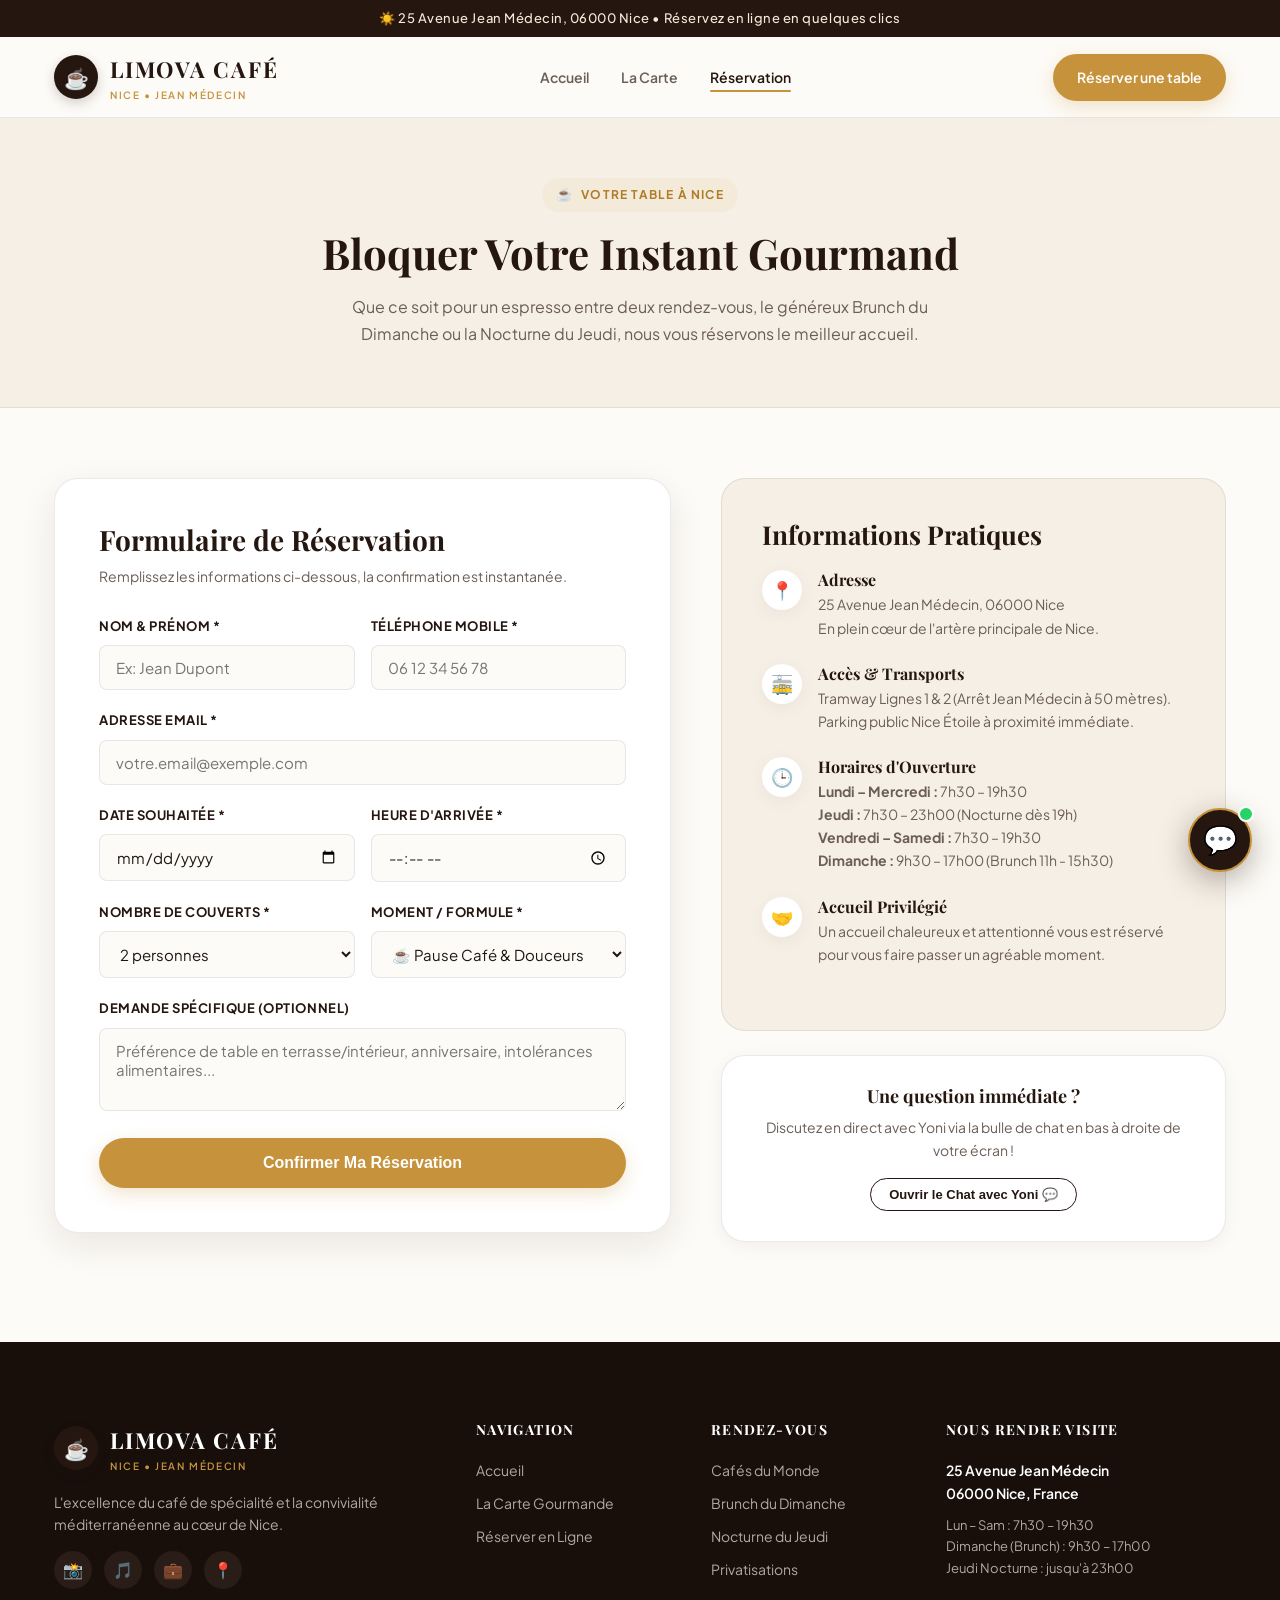
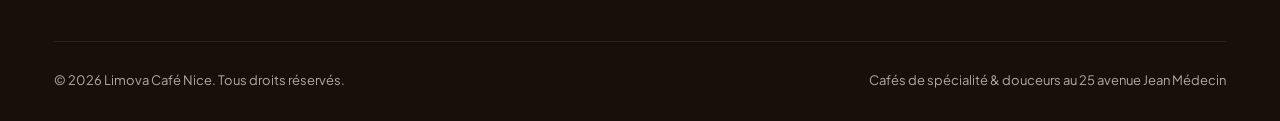
<file: reservation.html>
<!DOCTYPE html>
<html lang="fr">
<head>
  <meta charset="UTF-8">
  <meta name="viewport" content="width=device-width, initial-scale=1.0">
  <title>Réserver une Table | Limova Café Nice (25 Avenue Jean Médecin)</title>
  <meta name="description" content="Réservez votre table chez Limova Café à Nice. Dégustation de café, grand brunch du dimanche ou soirée nocturne du jeudi. Accueil privilégié et ambiance chaleureuse.">
  <link rel="preconnect" href="https://fonts.googleapis.com">
  <link rel="preconnect" href="https://fonts.gstatic.com" crossorigin>
  <link href="https://fonts.googleapis.com/css2?family=Playfair+Display:ital,wght@0,500;0,600;0,700;1,400;1,600&family=Plus+Jakarta+Sans:wght@300;400;500;600;700&display=swap" rel="stylesheet">
  <link rel="stylesheet" href="styles.css">
</head>
<body>

  <!-- Top Notice -->
  <div class="top-notice">
    ☀️ 25 Avenue Jean Médecin, 06000 Nice • Réservez en ligne en quelques clics
  </div>

  <!-- Header -->
  <header>
    <div class="container nav-wrapper">
      <a href="index.html" class="brand-logo">
        <div class="logo-symbol">☕</div>
        <div class="logo-text">
          LIMOVA CAFÉ
          <span>Nice • Jean Médecin</span>
        </div>
      </a>

      <button class="mobile-toggle" id="mobileToggle" aria-label="Menu Mobile">☰</button>

      <nav id="navMenu">
        <ul>
          <li><a href="index.html">Accueil</a></li>
          <li><a href="menu.html">La Carte</a></li>
          <li><a href="reservation.html" class="active">Réservation</a></li>
        </ul>
      </nav>

      <div>
        <a href="reservation.html" class="btn btn-gold">Réserver une table</a>
      </div>
    </div>
  </header>

  <!-- Page Header -->
  <section style="background: var(--bg-secondary); padding: 60px 0; border-bottom: 1px solid var(--border); text-align: center;">
    <div class="container">
      <span class="section-tag">Votre Table à Nice</span>
      <h1 class="section-title">Bloquer Votre Instant Gourmand</h1>
      <p class="section-desc" style="margin: 0 auto;">Que ce soit pour un espresso entre deux rendez-vous, le généreux Brunch du Dimanche ou la Nocturne du Jeudi, nous vous réservons le meilleur accueil.</p>
    </div>
  </section>

  <!-- Reservation Section -->
  <section class="reservation-section">
    <div class="container reservation-grid">
      
      <!-- Form Column -->
      <div class="form-card">
        <h2 style="font-size: 28px; margin-bottom: 8px;">Formulaire de Réservation</h2>
        <p style="color: var(--text-muted); font-size: 14px; margin-bottom: 28px;">Remplissez les informations ci-dessous, la confirmation est instantanée.</p>

        <form id="reservationForm">
          <div class="form-row">
            <div class="form-group">
              <label for="resName">Nom & Prénom *</label>
              <input type="text" id="resName" placeholder="Ex: Jean Dupont" required>
            </div>
            <div class="form-group">
              <label for="resPhone">Téléphone Mobile *</label>
              <input type="tel" id="resPhone" placeholder="06 12 34 56 78" required>
            </div>
          </div>

          <div class="form-group">
            <label for="resEmail">Adresse Email *</label>
            <input type="email" id="resEmail" placeholder="votre.email@exemple.com" required>
          </div>

          <div class="form-row">
            <div class="form-group">
              <label for="resDate">Date Souhaitée *</label>
              <input type="date" id="resDate" required>
            </div>
            <div class="form-group">
              <label for="resTime">Heure d'arrivée *</label>
              <input type="time" id="resTime" required>
            </div>
          </div>

          <div class="form-row">
            <div class="form-group">
              <label for="resGuests">Nombre de Couverts *</label>
              <select id="resGuests" required>
                <option value="1">1 personne (Comptoir ou table solo)</option>
                <option value="2" selected>2 personnes</option>
                <option value="3">3 personnes</option>
                <option value="4">4 personnes</option>
                <option value="5">5 personnes</option>
                <option value="6">6 personnes</option>
                <option value="7">7 personnes et plus (Groupe)</option>
              </select>
            </div>
            <div class="form-group">
              <label for="resType">Moment / Formule *</label>
              <select id="resType" required>
                <option value="cafe" selected>☕ Pause Café & Douceurs</option>
                <option value="brunch">🥞 Grand Brunch du Dimanche (29 €)</option>
                <option value="nocturne">✨ Nocturne & Dégustations du Jeudi (24 €)</option>
                <option value="pro">💼 Rendez-vous Professionnel / Coworking</option>
              </select>
            </div>
          </div>

          <div class="form-group">
            <label for="resNotes">Demande Spécifique (Optionnel)</label>
            <textarea id="resNotes" rows="3" placeholder="Préférence de table en terrasse/intérieur, anniversaire, intolérances alimentaires..."></textarea>
          </div>

          <button type="submit" class="btn btn-gold" style="width: 100%; font-size: 16px; padding: 16px;">
            Confirmer Ma Réservation
          </button>
        </form>

        <div id="reservationFeedback" style="display: none; margin-top: 24px;"></div>
      </div>

      <!-- Info Column -->
      <div>
        <div class="info-box">
          <h3>Informations Pratiques</h3>

          <div class="info-item">
            <div class="icon">📍</div>
            <div>
              <h4>Adresse</h4>
              <p>25 Avenue Jean Médecin, 06000 Nice<br>En plein cœur de l'artère principale de Nice.</p>
            </div>
          </div>

          <div class="info-item">
            <div class="icon">🚋</div>
            <div>
              <h4>Accès & Transports</h4>
              <p>Tramway Lignes 1 & 2 (Arrêt Jean Médecin à 50 mètres). Parking public Nice Étoile à proximité immédiate.</p>
            </div>
          </div>

          <div class="info-item">
            <div class="icon">🕒</div>
            <div>
              <h4>Horaires d'Ouverture</h4>
              <p>
                <strong>Lundi – Mercredi :</strong> 7h30 – 19h30<br>
                <strong>Jeudi :</strong> 7h30 – 23h00 (Nocturne dès 19h)<br>
                <strong>Vendredi – Samedi :</strong> 7h30 – 19h30<br>
                <strong>Dimanche :</strong> 9h30 – 17h00 (Brunch 11h - 15h30)
              </p>
            </div>
          </div>

          <div class="info-item">
            <div class="icon">🤝</div>
            <div>
              <h4>Accueil Privilégié</h4>
              <p>Un accueil chaleureux et attentionné vous est réservé pour vous faire passer un agréable moment.</p>
            </div>
          </div>
        </div>

        <div style="background: #FFFFFF; border-radius: var(--radius-lg); padding: 30px; border: 1px solid var(--border); box-shadow: var(--shadow-sm); margin-top: 24px; text-align: center;">
          <h4 style="font-size: 18px; margin-bottom: 8px;">Une question immédiate ?</h4>
          <p style="font-size: 14px; color: var(--text-muted); margin-bottom: 16px;">Discutez en direct avec Yoni via la bulle de chat en bas à droite de votre écran !</p>
          <button onclick="document.getElementById('chatBtn').click()" class="btn btn-outline" style="font-size: 13px; padding: 8px 18px;">
            Ouvrir le Chat avec Yoni 💬
          </button>
        </div>
      </div>

    </div>
  </section>

  <!-- Chatbot Yoni Widget -->
  <div class="chatbot-widget">
    <button class="chatbot-btn" id="chatBtn" title="Discuter avec Yoni">
      💬
      <span class="chatbot-badge"></span>
    </button>

    <div class="chat-panel" id="chatPanel">
      <div class="chat-header">
        <div class="chat-user-info">
          <div class="chat-avatar">Y</div>
          <div class="chat-user-details">
            <h4>Yoni • Limova Café</h4>
            <span class="chat-status">En ligne à Nice</span>
          </div>
        </div>
        <button class="chat-close-btn" id="chatClose">✕</button>
      </div>

      <div class="chat-messages" id="chatMessages">
        <div class="msg msg-bot">
          Bonjour ! Besoin d'un conseil pour votre réservation au 25 avenue Jean Médecin ?
          <div class="quick-actions">
            <button class="quick-btn" onclick="handleQuickAction('brunch')">🥞 Réserver pour le Brunch du dimanche</button>
            <button class="quick-btn" onclick="handleQuickAction('nocturne')">✨ Réserver pour le Jeudi Nocturne</button>
            <button class="quick-btn" onclick="handleQuickAction('horaires')">📍 Horaires & Accès Tram</button>
            <button class="quick-btn" onclick="handleQuickAction('carte')">📖 Voir la carte des cafés</button>
          </div>
        </div>
      </div>

      <div class="chat-input-area">
        <input type="text" class="chat-input" id="chatInput" placeholder="Posez une question à Yoni...">
        <button class="chat-send-btn" id="chatSend">➤</button>
      </div>
    </div>
  </div>

  <!-- Footer -->
  <footer>
    <div class="container">
      <div class="footer-grid">
        <div class="footer-brand">
          <div class="brand-logo">
            <div class="logo-symbol">☕</div>
            <div class="logo-text">
              LIMOVA CAFÉ
              <span>Nice • Jean Médecin</span>
            </div>
          </div>
          <p>L'excellence du café de spécialité et la convivialité méditerranéenne au cœur de Nice.</p>
          <div class="social-links">
            <a href="https://instagram.com" target="_blank" class="social-link" title="Instagram">📸</a>
            <a href="https://tiktok.com" target="_blank" class="social-link" title="TikTok">🎵</a>
            <a href="https://linkedin.com" target="_blank" class="social-link" title="LinkedIn">💼</a>
            <a href="https://maps.google.com" target="_blank" class="social-link" title="Google Maps">📍</a>
          </div>
        </div>

        <div class="footer-col">
          <h4>Navigation</h4>
          <ul>
            <li><a href="index.html">Accueil</a></li>
            <li><a href="menu.html">La Carte Gourmande</a></li>
            <li><a href="reservation.html">Réserver en Ligne</a></li>
          </ul>
        </div>

        <div class="footer-col">
          <h4>Rendez-vous</h4>
          <ul>
            <li><a href="menu.html">Cafés du Monde</a></li>
            <li><a href="reservation.html">Brunch du Dimanche</a></li>
            <li><a href="reservation.html">Nocturne du Jeudi</a></li>
            <li><a href="reservation.html">Privatisations</a></li>
          </ul>
        </div>

        <div class="footer-col">
          <h4>Nous Rendre Visite</h4>
          <p style="color: #FFFFFF; font-weight: 600; margin-bottom: 6px;">25 Avenue Jean Médecin<br>06000 Nice, France</p>
          <p style="font-size: 13px; margin-top: 10px;">
            Lun – Sam : 7h30 – 19h30<br>
            Dimanche (Brunch) : 9h30 – 17h00<br>
            Jeudi Nocturne : jusqu'à 23h00
          </p>
        </div>
      </div>

      <div class="footer-bottom">
        <div>© 2026 Limova Café Nice. Tous droits réservés.</div>
        <div>Cafés de spécialité & douceurs au 25 avenue Jean Médecin</div>
      </div>
    </div>
  </footer>

  <script src="app.js"></script>
</body>
</html>
</file>
<file: styles.css>
/* ==========================================================================
   LIMOVA CAFÉ NICE — STYLESHEET
   25 Avenue Jean Médecin, 06000 Nice
   ========================================================================== */

:root {
  --bg-primary: #FDFBF7;
  --bg-secondary: #F6EFE6;
  --espresso: #251610;
  --espresso-light: #3E271E;
  --gold: #C6923B;
  --gold-hover: #AF7D2A;
  --gold-soft: #F4EADA;
  --cream: #FAF6F0;
  --text-dark: #1E1613;
  --text-muted: #6B5E57;
  --border: rgba(37, 22, 16, 0.09);
  --border-light: rgba(255, 255, 255, 0.15);
  --shadow-sm: 0 4px 18px rgba(37, 22, 16, 0.05);
  --shadow-md: 0 12px 36px rgba(37, 22, 16, 0.09);
  --shadow-lg: 0 24px 60px rgba(37, 22, 16, 0.14);
  --font-serif: 'Playfair Display', Georgia, serif;
  --font-sans: 'Plus Jakarta Sans', -apple-system, BlinkMacSystemFont, sans-serif;
  --radius-sm: 8px;
  --radius-md: 16px;
  --radius-lg: 24px;
  --transition: all 0.25s ease;
}

* {
  margin: 0;
  padding: 0;
  box-sizing: border-box;
}

html {
  scroll-behavior: smooth;
}

body {
  background-color: var(--bg-primary);
  color: var(--text-dark);
  font-family: var(--font-sans);
  line-height: 1.65;
  -webkit-font-smoothing: antialiased;
  overflow-x: hidden;
}

img {
  max-width: 100%;
  height: auto;
  display: block;
}

a {
  color: inherit;
  text-decoration: none;
  transition: var(--transition);
}

.container {
  max-width: 1220px;
  margin: 0 auto;
  padding: 0 24px;
}

h1, h2, h3, h4 {
  font-family: var(--font-serif);
  color: var(--espresso);
  line-height: 1.2;
}

.section-tag {
  display: inline-flex;
  align-items: center;
  gap: 8px;
  padding: 6px 14px;
  background-color: var(--gold-soft);
  color: var(--gold-hover);
  border-radius: 999px;
  font-size: 12px;
  font-weight: 700;
  letter-spacing: 0.1em;
  text-transform: uppercase;
  margin-bottom: 16px;
}

.section-tag::before {
  content: '☕';
  font-size: 13px;
}

.section-title {
  font-size: 42px;
  margin-bottom: 16px;
}

.section-desc {
  font-size: 16px;
  color: var(--text-muted);
  max-width: 620px;
}

/* Header & Navigation */
.top-notice {
  background: var(--espresso);
  color: var(--gold-soft);
  font-size: 13px;
  text-align: center;
  padding: 8px 16px;
  font-weight: 500;
  letter-spacing: 0.04em;
}

header {
  position: sticky;
  top: 0;
  background: rgba(253, 251, 247, 0.94);
  backdrop-filter: blur(12px);
  border-bottom: 1px solid var(--border);
  z-index: 1000;
}

.nav-wrapper {
  display: flex;
  align-items: center;
  justify-content: space-between;
  height: 80px;
}

.brand-logo {
  display: flex;
  align-items: center;
  gap: 12px;
}

.brand-logo .logo-symbol {
  width: 44px;
  height: 44px;
  background: var(--espresso);
  color: var(--gold);
  border-radius: 50%;
  display: flex;
  align-items: center;
  justify-content: center;
  font-size: 20px;
  box-shadow: 0 4px 12px rgba(37, 22, 16, 0.2);
}

.brand-logo .logo-text {
  font-family: var(--font-serif);
  font-size: 22px;
  font-weight: 700;
  letter-spacing: 0.08em;
  color: var(--espresso);
}

.brand-logo .logo-text span {
  display: block;
  font-family: var(--font-sans);
  font-size: 10px;
  letter-spacing: 0.16em;
  color: var(--gold);
  text-transform: uppercase;
  font-weight: 600;
}

nav ul {
  display: flex;
  list-style: none;
  gap: 32px;
  align-items: center;
}

nav a {
  font-size: 14px;
  font-weight: 600;
  color: var(--text-muted);
  position: relative;
  padding: 6px 0;
}

nav a:hover, nav a.active {
  color: var(--espresso);
}

nav a.active::after {
  content: '';
  position: absolute;
  bottom: 0;
  left: 0;
  width: 100%;
  height: 2px;
  background-color: var(--gold);
  border-radius: 2px;
}

.btn {
  display: inline-flex;
  align-items: center;
  justify-content: center;
  gap: 8px;
  font-size: 14px;
  font-weight: 600;
  padding: 12px 24px;
  border-radius: 999px;
  cursor: pointer;
  border: none;
  transition: var(--transition);
}

.btn-primary {
  background-color: var(--espresso);
  color: #FFFFFF;
  box-shadow: 0 6px 18px rgba(37, 22, 16, 0.2);
}

.btn-primary:hover {
  background-color: var(--espresso-light);
  transform: translateY(-2px);
  color: #FFFFFF;
}

.btn-gold {
  background-color: var(--gold);
  color: #FFFFFF;
  box-shadow: 0 6px 18px rgba(198, 146, 59, 0.25);
}

.btn-gold:hover {
  background-color: var(--gold-hover);
  transform: translateY(-2px);
  color: #FFFFFF;
}

.btn-outline {
  border: 1.5px solid var(--espresso);
  color: var(--espresso);
  background: transparent;
}

.btn-outline:hover {
  background: var(--espresso);
  color: #FFFFFF;
}

.mobile-toggle {
  display: none;
  background: none;
  border: none;
  font-size: 24px;
  cursor: pointer;
  color: var(--espresso);
}

/* Hero Section */
.hero {
  padding: 70px 0 90px;
  position: relative;
}

.hero-grid {
  display: grid;
  grid-template-columns: 1.15fr 0.85fr;
  gap: 50px;
  align-items: center;
}

.hero h1 {
  font-size: 56px;
  font-weight: 700;
  color: var(--espresso);
  margin-bottom: 24px;
  letter-spacing: -0.01em;
}

.hero h1 em {
  font-style: italic;
  color: var(--gold);
}

.hero p {
  font-size: 18px;
  color: var(--text-muted);
  margin-bottom: 32px;
  max-width: 520px;
}

.hero-actions {
  display: flex;
  gap: 16px;
  margin-bottom: 40px;
  flex-wrap: wrap;
}

.hero-highlights {
  display: grid;
  grid-template-columns: repeat(3, 1fr);
  gap: 20px;
  border-top: 1px solid var(--border);
  padding-top: 28px;
}

.hl-item strong {
  display: block;
  font-family: var(--font-serif);
  font-size: 24px;
  color: var(--espresso);
}

.hl-item span {
  font-size: 13px;
  color: var(--text-muted);
}

.hero-visual {
  position: relative;
}

.hero-img-box {
  border-radius: var(--radius-lg);
  overflow: hidden;
  box-shadow: var(--shadow-lg);
  position: relative;
}

.hero-img-box img {
  width: 100%;
  height: 520px;
  object-fit: cover;
  transition: transform 0.8s ease;
}

.hero-img-box:hover img {
  transform: scale(1.03);
}

.hero-floating-card {
  position: absolute;
  bottom: -20px;
  left: -20px;
  background: rgba(255, 255, 255, 0.95);
  backdrop-filter: blur(10px);
  padding: 18px 24px;
  border-radius: var(--radius-md);
  border: 1px solid var(--border);
  box-shadow: var(--shadow-md);
  max-width: 280px;
}

.hero-floating-card span {
  font-size: 11px;
  text-transform: uppercase;
  color: var(--gold);
  font-weight: 700;
  display: block;
  margin-bottom: 4px;
}

.hero-floating-card strong {
  font-size: 14px;
  color: var(--espresso);
  display: block;
  line-height: 1.4;
}

/* Feature Grid */
.features-section {
  padding: 80px 0;
  background: var(--bg-secondary);
  border-top: 1px solid var(--border);
  border-bottom: 1px solid var(--border);
}

.features-grid {
  display: grid;
  grid-template-columns: repeat(3, 1fr);
  gap: 32px;
}

.feature-card {
  background: #FFFFFF;
  border-radius: var(--radius-md);
  padding: 36px 30px;
  border: 1px solid var(--border);
  box-shadow: var(--shadow-sm);
  transition: var(--transition);
}

.feature-card:hover {
  transform: translateY(-5px);
  box-shadow: var(--shadow-md);
}

.feature-icon {
  width: 52px;
  height: 52px;
  border-radius: 14px;
  background: var(--gold-soft);
  color: var(--espresso);
  display: flex;
  align-items: center;
  justify-content: center;
  font-size: 24px;
  margin-bottom: 20px;
}

.feature-card h3 {
  font-size: 22px;
  margin-bottom: 12px;
}

.feature-card p {
  font-size: 15px;
  color: var(--text-muted);
}

/* Events Highlights */
.events-section {
  padding: 100px 0;
}

.events-grid {
  display: grid;
  grid-template-columns: 1fr 1fr;
  gap: 36px;
  margin-top: 50px;
}

.event-card {
  background: #FFFFFF;
  border-radius: var(--radius-lg);
  overflow: hidden;
  border: 1px solid var(--border);
  box-shadow: var(--shadow-sm);
  display: flex;
  flex-direction: column;
}

.event-img {
  height: 260px;
  position: relative;
  overflow: hidden;
}

.event-img img {
  width: 100%;
  height: 100%;
  object-fit: cover;
}

.event-tag {
  position: absolute;
  top: 18px;
  left: 18px;
  background: rgba(37, 22, 16, 0.85);
  color: #FFFFFF;
  padding: 6px 14px;
  border-radius: 999px;
  font-size: 12px;
  font-weight: 700;
  letter-spacing: 0.05em;
  text-transform: uppercase;
}

.event-content {
  padding: 36px;
  flex: 1;
  display: flex;
  flex-direction: column;
}

.event-content h3 {
  font-size: 28px;
  margin-bottom: 12px;
}

.event-content p {
  color: var(--text-muted);
  font-size: 15px;
  margin-bottom: 24px;
  flex: 1;
}

.event-meta {
  display: flex;
  justify-content: space-between;
  align-items: center;
  border-top: 1px solid var(--border);
  padding-top: 20px;
  margin-bottom: 24px;
  font-size: 14px;
  color: var(--espresso);
  font-weight: 600;
}

/* Menu Page Styles */
.menu-section {
  padding: 70px 0 100px;
}

.menu-category-title {
  display: flex;
  align-items: baseline;
  justify-content: space-between;
  margin-bottom: 32px;
  border-bottom: 2px solid var(--espresso);
  padding-bottom: 12px;
}

.menu-category-title h2 {
  font-size: 32px;
}

.menu-category-title span {
  font-size: 14px;
  color: var(--text-muted);
  font-weight: 500;
}

.items-grid {
  display: grid;
  grid-template-columns: repeat(2, 1fr);
  gap: 28px;
  margin-bottom: 60px;
}

.menu-card {
  background: #FFFFFF;
  border: 1px solid var(--border);
  border-radius: var(--radius-md);
  padding: 24px;
  box-shadow: var(--shadow-sm);
  display: flex;
  gap: 20px;
  transition: var(--transition);
}

.menu-card:hover {
  transform: translateY(-3px);
  box-shadow: var(--shadow-md);
}

.menu-card-img {
  width: 110px;
  height: 110px;
  border-radius: var(--radius-sm);
  overflow: hidden;
  flex-shrink: 0;
}

.menu-card-img img {
  width: 100%;
  height: 100%;
  object-fit: cover;
}

.menu-card-details {
  flex: 1;
}

.menu-card-header {
  display: flex;
  justify-content: space-between;
  align-items: baseline;
  margin-bottom: 6px;
}

.menu-card-header h3 {
  font-size: 20px;
}

.menu-price {
  font-family: var(--font-serif);
  font-size: 20px;
  color: var(--gold-hover);
  font-weight: 700;
}

.menu-card p {
  font-size: 14px;
  color: var(--text-muted);
  margin-bottom: 10px;
  line-height: 1.45;
}

.menu-badges {
  display: flex;
  gap: 8px;
  flex-wrap: wrap;
}

.badge-pill {
  font-size: 11px;
  font-weight: 600;
  padding: 2px 8px;
  border-radius: 999px;
  background: var(--bg-secondary);
  color: var(--espresso);
}

/* Reservation Page */
.reservation-section {
  padding: 70px 0 100px;
}

.reservation-grid {
  display: grid;
  grid-template-columns: 1.1fr 0.9fr;
  gap: 50px;
  align-items: start;
}

.form-card {
  background: #FFFFFF;
  border-radius: var(--radius-lg);
  padding: 44px;
  border: 1px solid var(--border);
  box-shadow: var(--shadow-md);
}

.form-group {
  margin-bottom: 20px;
}

.form-row {
  display: grid;
  grid-template-columns: 1fr 1fr;
  gap: 16px;
}

label {
  display: block;
  font-size: 13px;
  font-weight: 700;
  color: var(--espresso);
  margin-bottom: 8px;
  text-transform: uppercase;
  letter-spacing: 0.04em;
}

input, select, textarea {
  width: 100%;
  padding: 12px 16px;
  border: 1.5px solid var(--border);
  border-radius: var(--radius-sm);
  font-family: var(--font-sans);
  font-size: 15px;
  color: var(--text-dark);
  background-color: var(--bg-primary);
  outline: none;
  transition: var(--transition);
}

input:focus, select:focus, textarea:focus {
  border-color: var(--gold);
  background-color: #FFFFFF;
  box-shadow: 0 0 0 3px rgba(198, 146, 59, 0.15);
}

.info-box {
  background: var(--bg-secondary);
  border-radius: var(--radius-lg);
  padding: 40px;
  border: 1px solid var(--border);
}

.info-box h3 {
  font-size: 26px;
  margin-bottom: 20px;
}

.info-item {
  display: flex;
  gap: 16px;
  margin-bottom: 24px;
}

.info-item .icon {
  width: 40px;
  height: 40px;
  background: #FFFFFF;
  border-radius: 50%;
  display: flex;
  align-items: center;
  justify-content: center;
  font-size: 18px;
  color: var(--gold);
  flex-shrink: 0;
  box-shadow: var(--shadow-sm);
}

.info-item h4 {
  font-size: 16px;
  margin-bottom: 4px;
}

.info-item p {
  font-size: 14px;
  color: var(--text-muted);
}

/* Chatbot Yoni Widget */
.chatbot-widget {
  position: fixed;
  bottom: 28px;
  right: 28px;
  z-index: 9999;
}

.chatbot-btn {
  width: 64px;
  height: 64px;
  border-radius: 50%;
  background: var(--espresso);
  color: var(--gold-soft);
  border: 2px solid var(--gold);
  box-shadow: 0 8px 30px rgba(37, 22, 16, 0.35);
  cursor: pointer;
  display: flex;
  align-items: center;
  justify-content: center;
  font-size: 28px;
  transition: var(--transition);
  position: relative;
}

.chatbot-btn:hover {
  transform: scale(1.08);
}

.chatbot-badge {
  position: absolute;
  top: -4px;
  right: -4px;
  background: #25D366;
  width: 16px;
  height: 16px;
  border-radius: 50%;
  border: 2px solid #FFFFFF;
}

.chat-panel {
  position: absolute;
  bottom: 80px;
  right: 0;
  width: 370px;
  height: 520px;
  background: #FFFFFF;
  border-radius: var(--radius-lg);
  box-shadow: 0 16px 45px rgba(37, 22, 16, 0.22);
  border: 1px solid var(--border);
  display: flex;
  flex-direction: column;
  overflow: hidden;
  transform: scale(0.95);
  opacity: 0;
  pointer-events: none;
  transition: all 0.25s cubic-bezier(0.16, 1, 0.3, 1);
  transform-origin: bottom right;
}

.chat-panel.active {
  transform: scale(1);
  opacity: 1;
  pointer-events: auto;
}

.chat-header {
  background: var(--espresso);
  color: #FFFFFF;
  padding: 16px 20px;
  display: flex;
  align-items: center;
  justify-content: space-between;
}

.chat-user-info {
  display: flex;
  align-items: center;
  gap: 12px;
}

.chat-avatar {
  width: 40px;
  height: 40px;
  border-radius: 50%;
  background: var(--gold-soft);
  color: var(--espresso);
  display: flex;
  align-items: center;
  justify-content: center;
  font-size: 20px;
  font-weight: 700;
}

.chat-user-details h4 {
  color: #FFFFFF;
  font-size: 15px;
  margin-bottom: 2px;
}

.chat-status {
  font-size: 11px;
  color: #8CE09F;
  display: flex;
  align-items: center;
  gap: 5px;
}

.chat-status::before {
  content: '';
  width: 6px;
  height: 6px;
  background: #25D366;
  border-radius: 50%;
  display: inline-block;
}

.chat-close-btn {
  background: none;
  border: none;
  color: #FFFFFF;
  font-size: 20px;
  cursor: pointer;
  opacity: 0.8;
  transition: var(--transition);
}

.chat-close-btn:hover {
  opacity: 1;
}

.chat-messages {
  flex: 1;
  padding: 16px;
  overflow-y: auto;
  display: flex;
  flex-direction: column;
  gap: 12px;
  background: var(--bg-primary);
}

.msg {
  max-width: 82%;
  padding: 10px 14px;
  border-radius: 14px;
  font-size: 13.5px;
  line-height: 1.45;
}

.msg-bot {
  background: #FFFFFF;
  color: var(--text-dark);
  align-self: flex-start;
  border-bottom-left-radius: 4px;
  border: 1px solid var(--border);
  box-shadow: var(--shadow-sm);
}

.msg-user {
  background: var(--espresso);
  color: #FFFFFF;
  align-self: flex-end;
  border-bottom-right-radius: 4px;
}

.quick-actions {
  display: flex;
  flex-direction: column;
  gap: 6px;
  margin-top: 8px;
}

.quick-btn {
  background: #FFFFFF;
  border: 1px solid var(--gold);
  color: var(--espresso);
  padding: 7px 12px;
  border-radius: 999px;
  font-size: 12px;
  font-weight: 600;
  text-align: left;
  cursor: pointer;
  transition: var(--transition);
}

.quick-btn:hover {
  background: var(--gold-soft);
  border-color: var(--gold-hover);
}

.chat-input-area {
  padding: 12px 14px;
  background: #FFFFFF;
  border-top: 1px solid var(--border);
  display: flex;
  gap: 8px;
}

.chat-input {
  flex: 1;
  padding: 8px 12px;
  font-size: 13px;
  border: 1px solid var(--border);
  border-radius: 999px;
  background: var(--bg-primary);
}

.chat-send-btn {
  width: 36px;
  height: 36px;
  border-radius: 50%;
  background: var(--espresso);
  color: var(--gold);
  border: none;
  display: flex;
  align-items: center;
  justify-content: center;
  cursor: pointer;
  font-size: 14px;
  transition: var(--transition);
}

.chat-send-btn:hover {
  background: var(--gold);
  color: var(--espresso);
}

/* Footer */
footer {
  background: #180F0B;
  color: #B5A7A0;
  padding: 80px 0 30px;
  font-size: 14px;
}

.footer-grid {
  display: grid;
  grid-template-columns: 2fr 1fr 1fr 1.5fr;
  gap: 48px;
  margin-bottom: 50px;
}

.footer-brand .brand-logo .logo-text {
  color: #FFFFFF;
}

.footer-brand p {
  margin-top: 16px;
  line-height: 1.6;
}

.footer-col h4 {
  color: #FFFFFF;
  font-size: 14px;
  letter-spacing: 0.1em;
  text-transform: uppercase;
  margin-bottom: 20px;
}

.footer-col ul {
  list-style: none;
}

.footer-col li {
  margin-bottom: 10px;
}

.footer-col a:hover {
  color: var(--gold);
}

.social-links {
  display: flex;
  gap: 12px;
  margin-top: 16px;
}

.social-link {
  width: 38px;
  height: 38px;
  border-radius: 50%;
  background: #2A1C16;
  color: #FFFFFF;
  display: flex;
  align-items: center;
  justify-content: center;
  font-size: 16px;
  transition: var(--transition);
}

.social-link:hover {
  background: var(--gold);
  color: var(--espresso);
  transform: translateY(-2px);
}

.footer-bottom {
  border-top: 1px solid rgba(255, 255, 255, 0.08);
  padding-top: 28px;
  display: flex;
  justify-content: space-between;
  align-items: center;
  font-size: 13px;
}

@media (max-width: 968px) {
  .hero-grid, .events-grid, .reservation-grid {
    grid-template-columns: 1fr;
    gap: 40px;
  }
  .features-grid, .items-grid {
    grid-template-columns: 1fr;
  }
  .hero h1 {
    font-size: 40px;
  }
  .footer-grid {
    grid-template-columns: 1fr 1fr;
    gap: 32px;
  }
  nav ul {
    display: none;
  }
  .mobile-toggle {
    display: block;
  }
  .chat-panel {
    width: 310px;
    height: 480px;
  }
}
</file>
